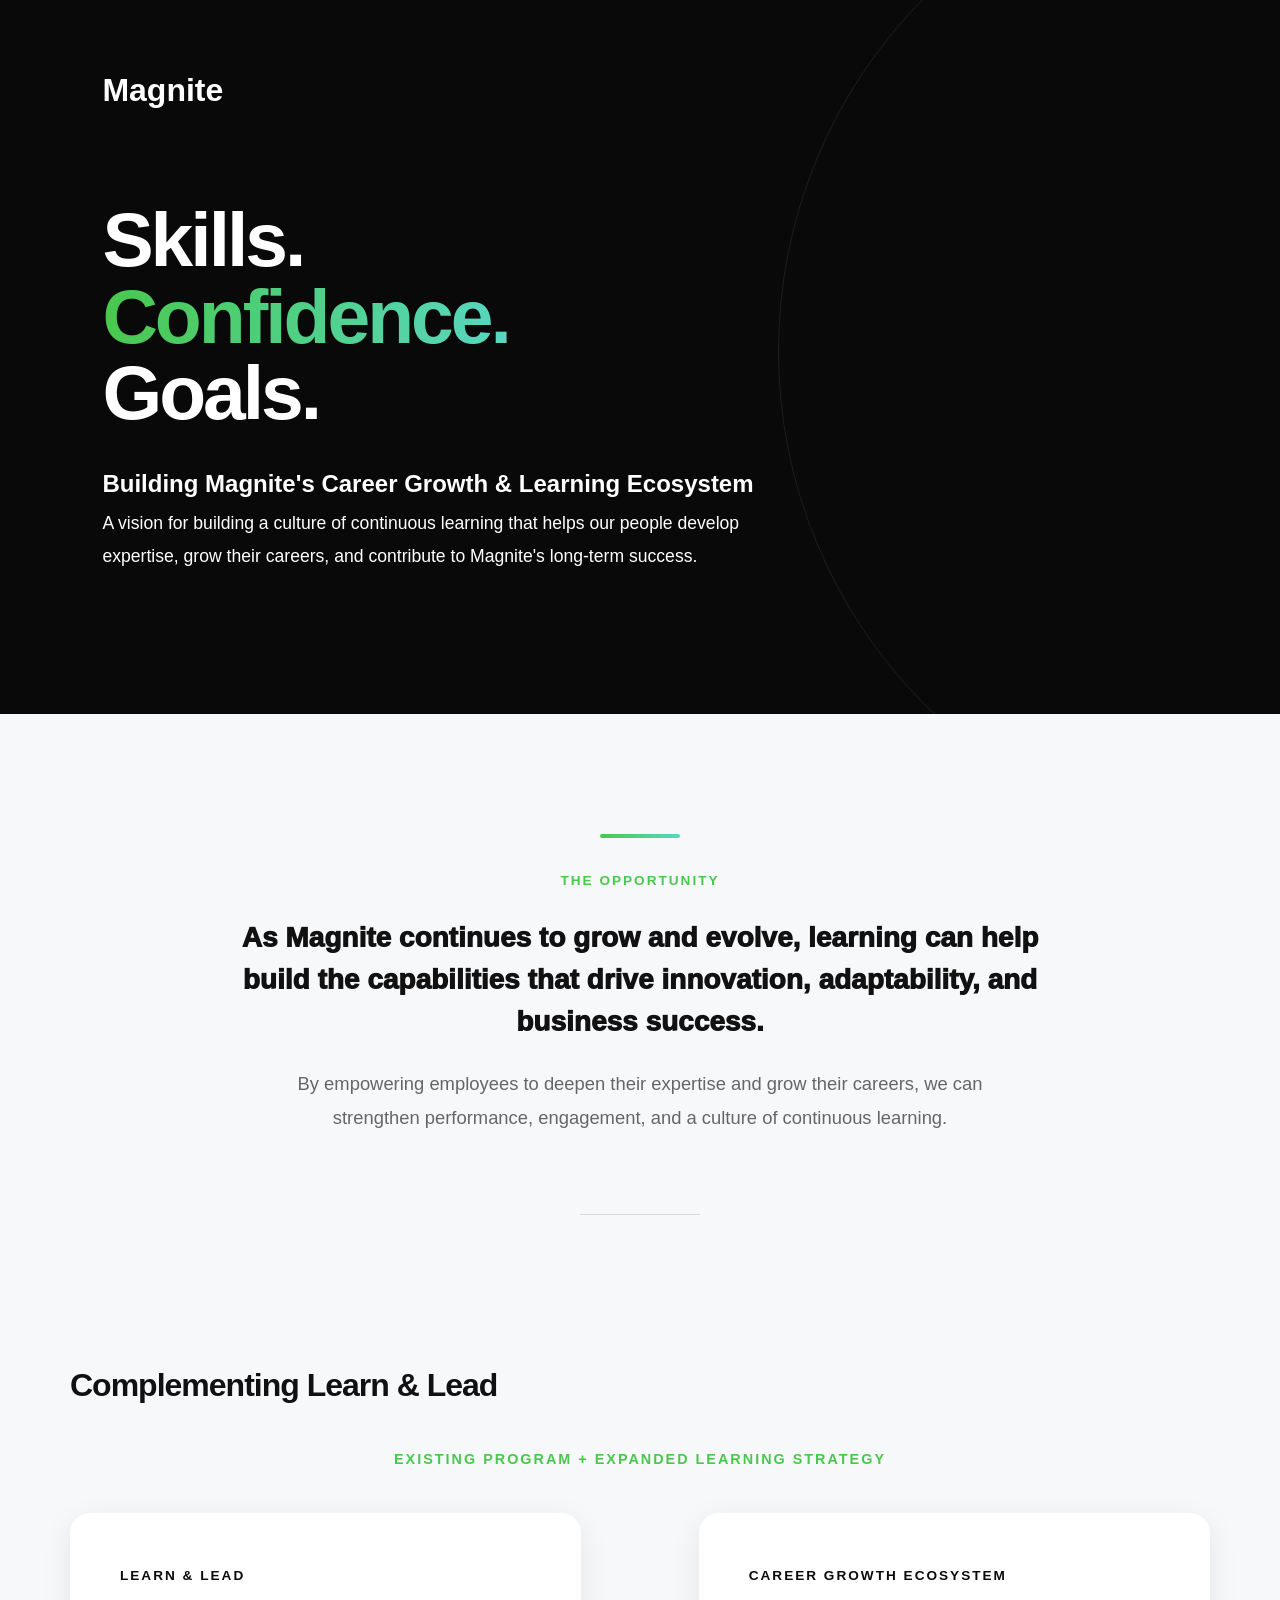
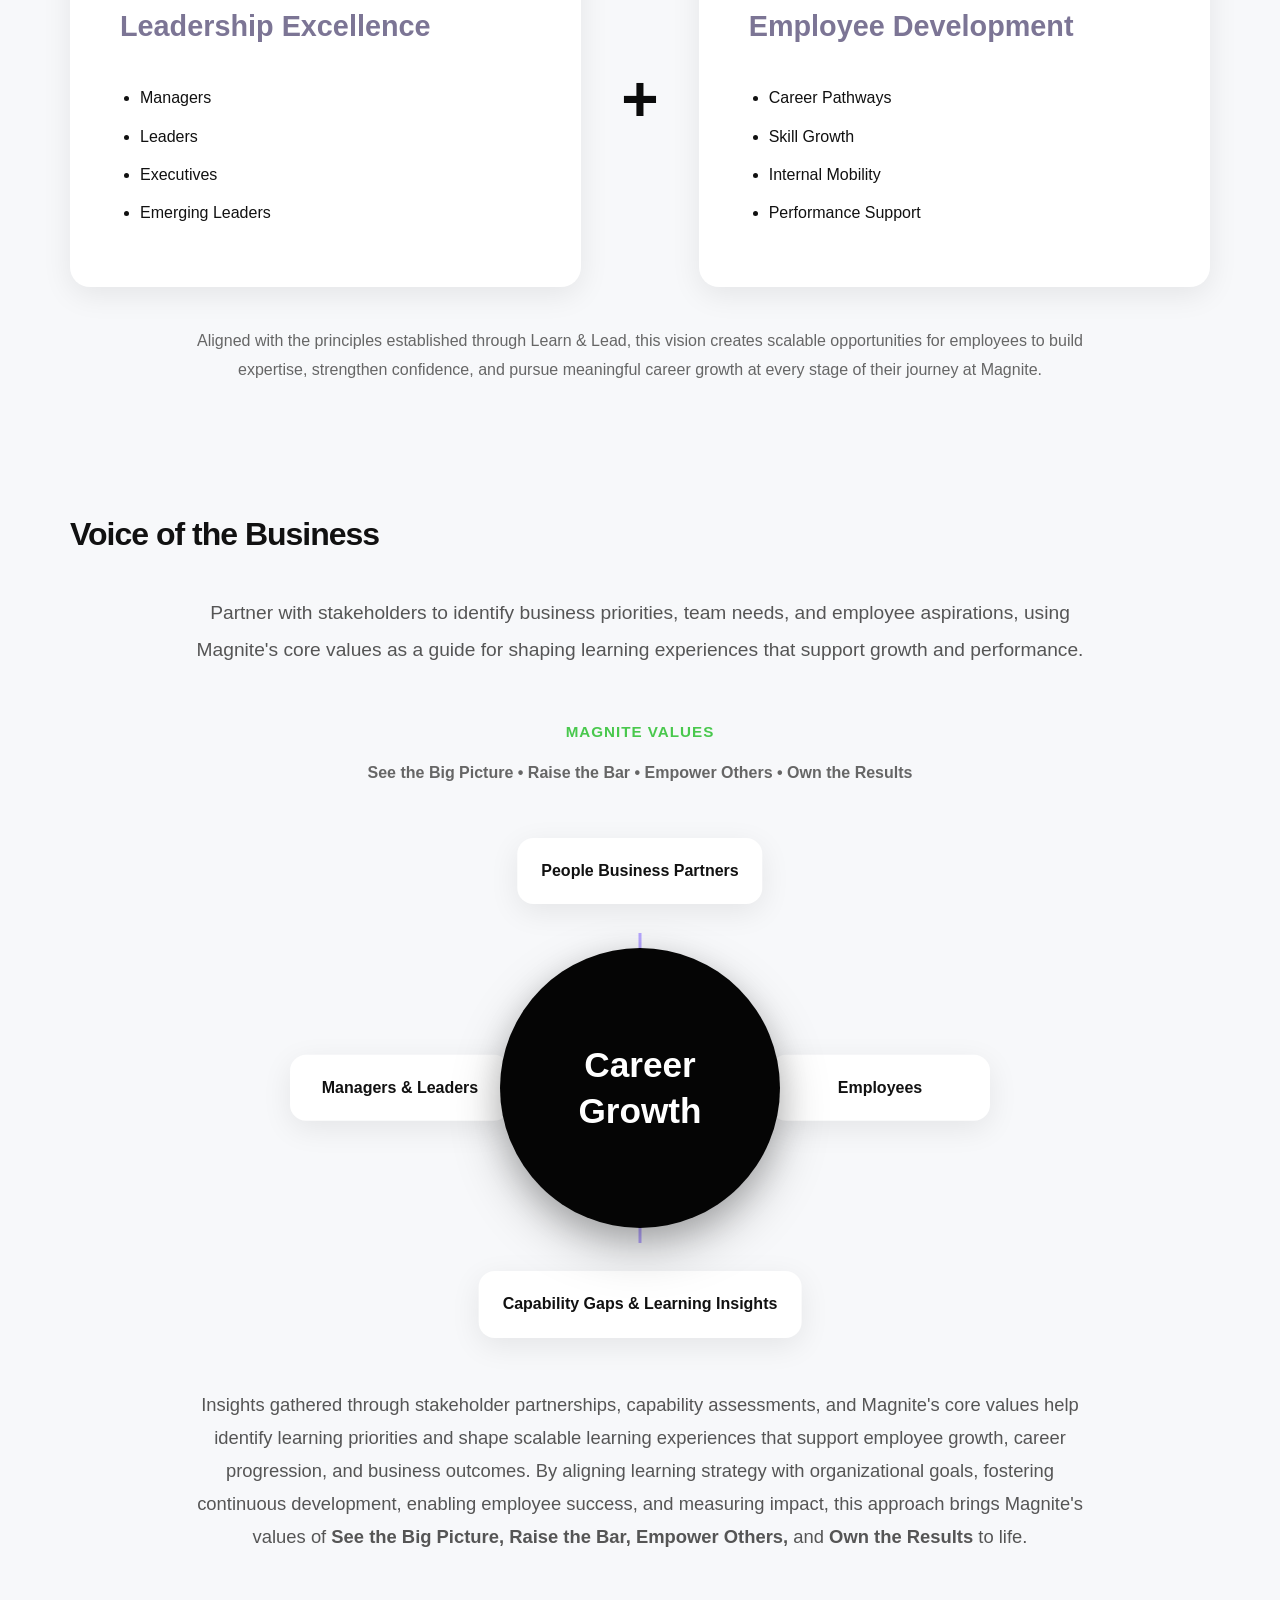
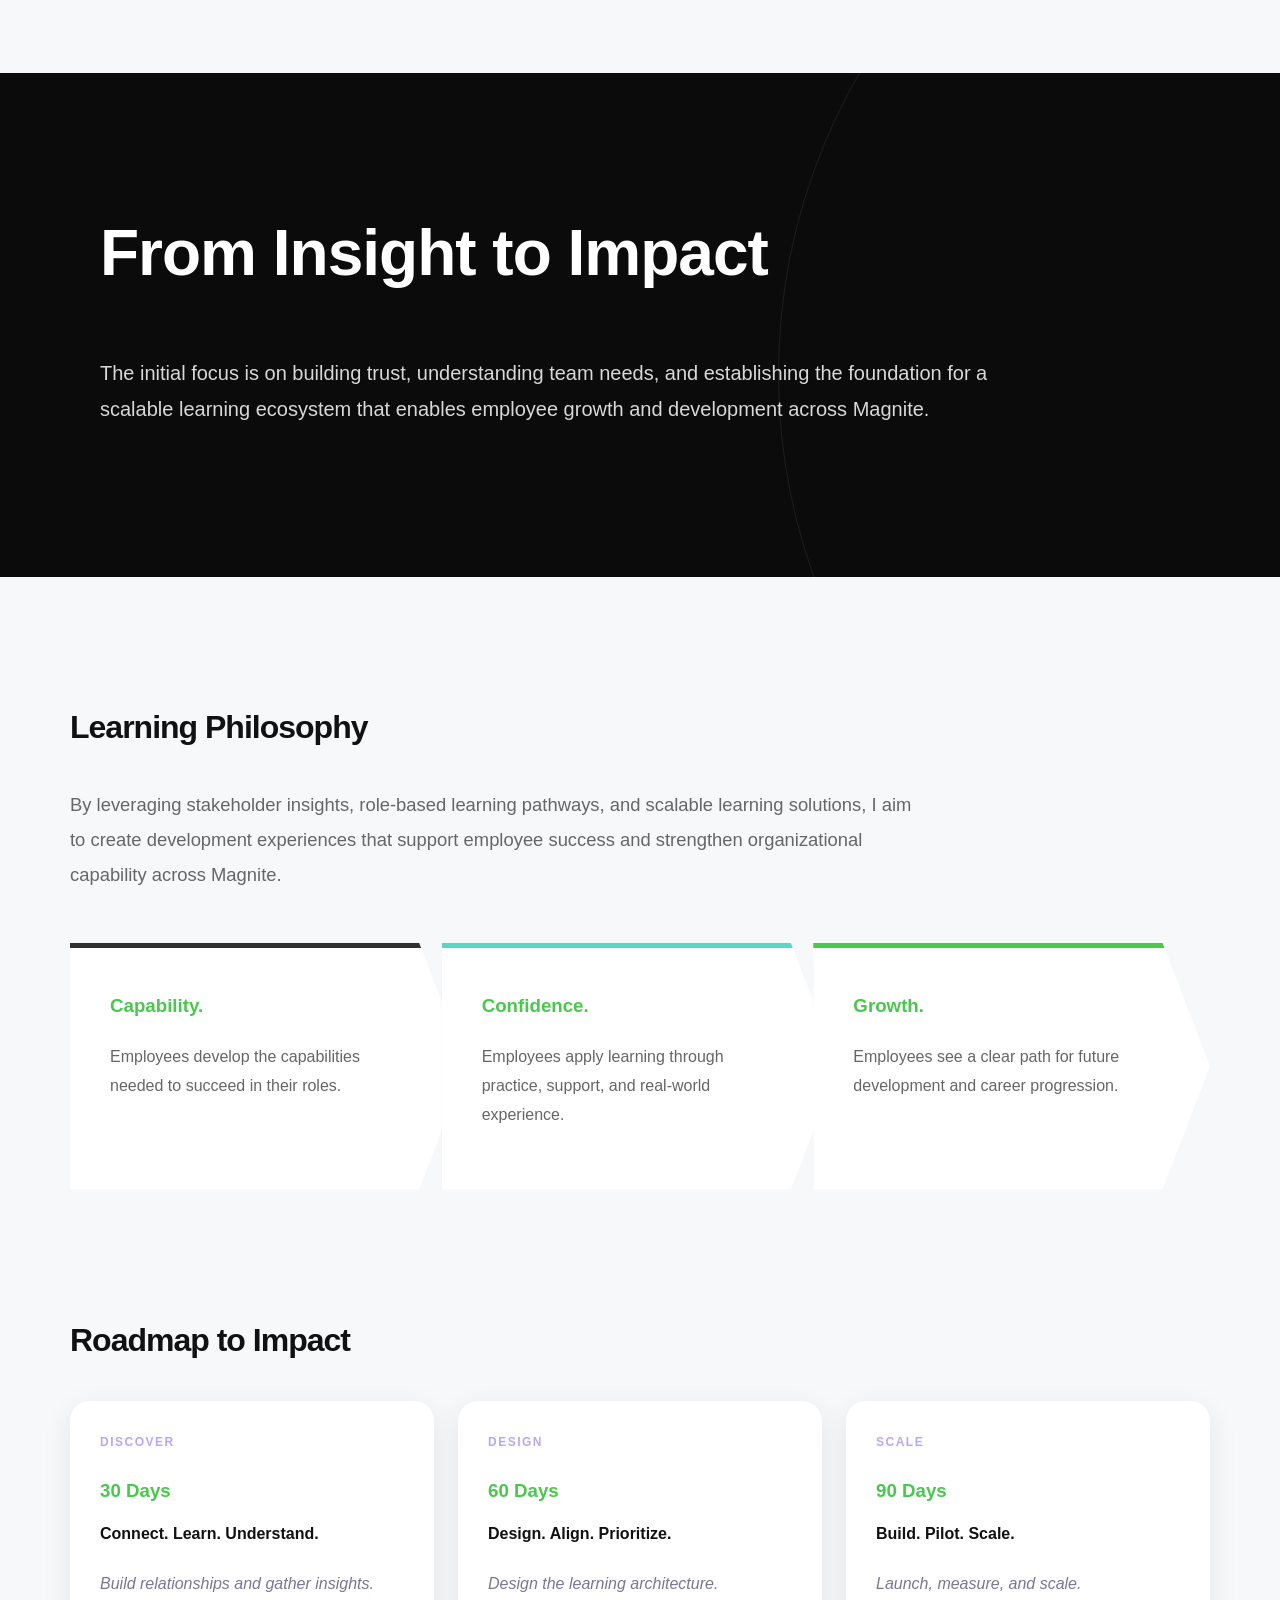
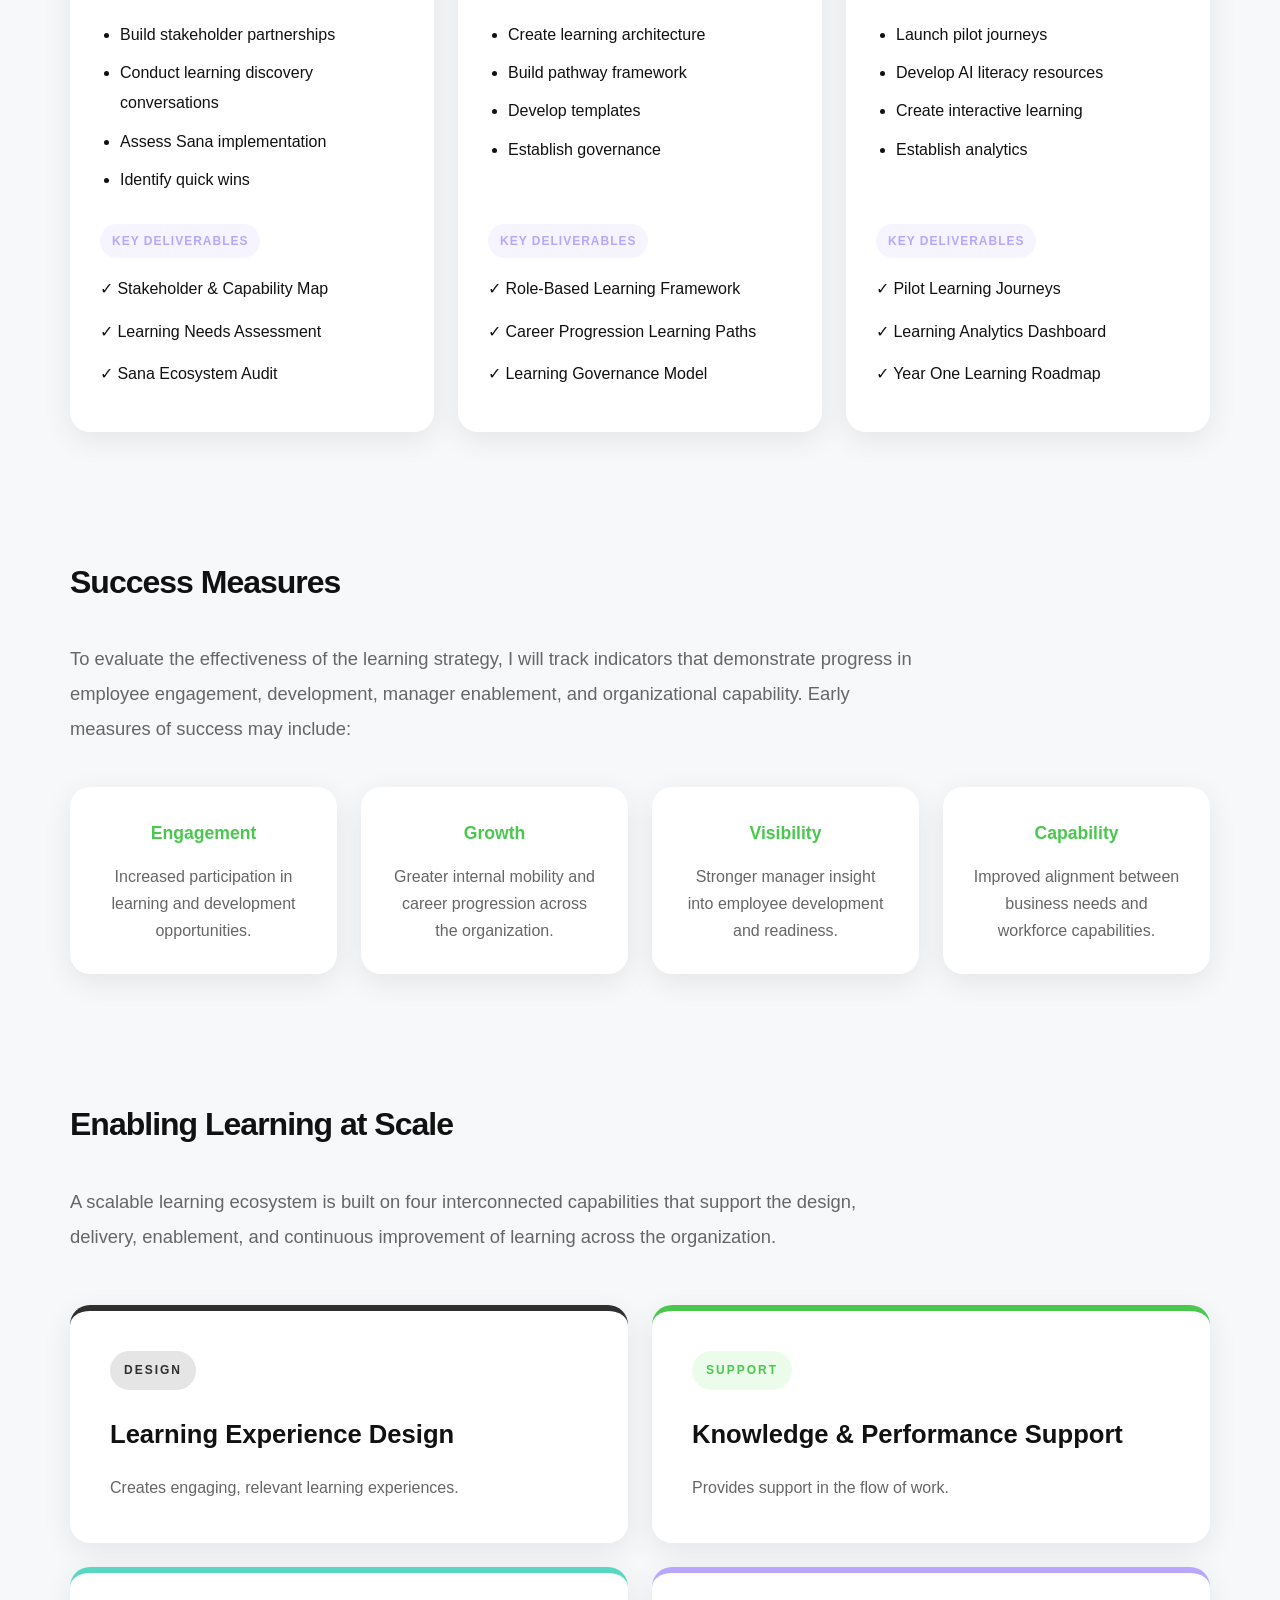
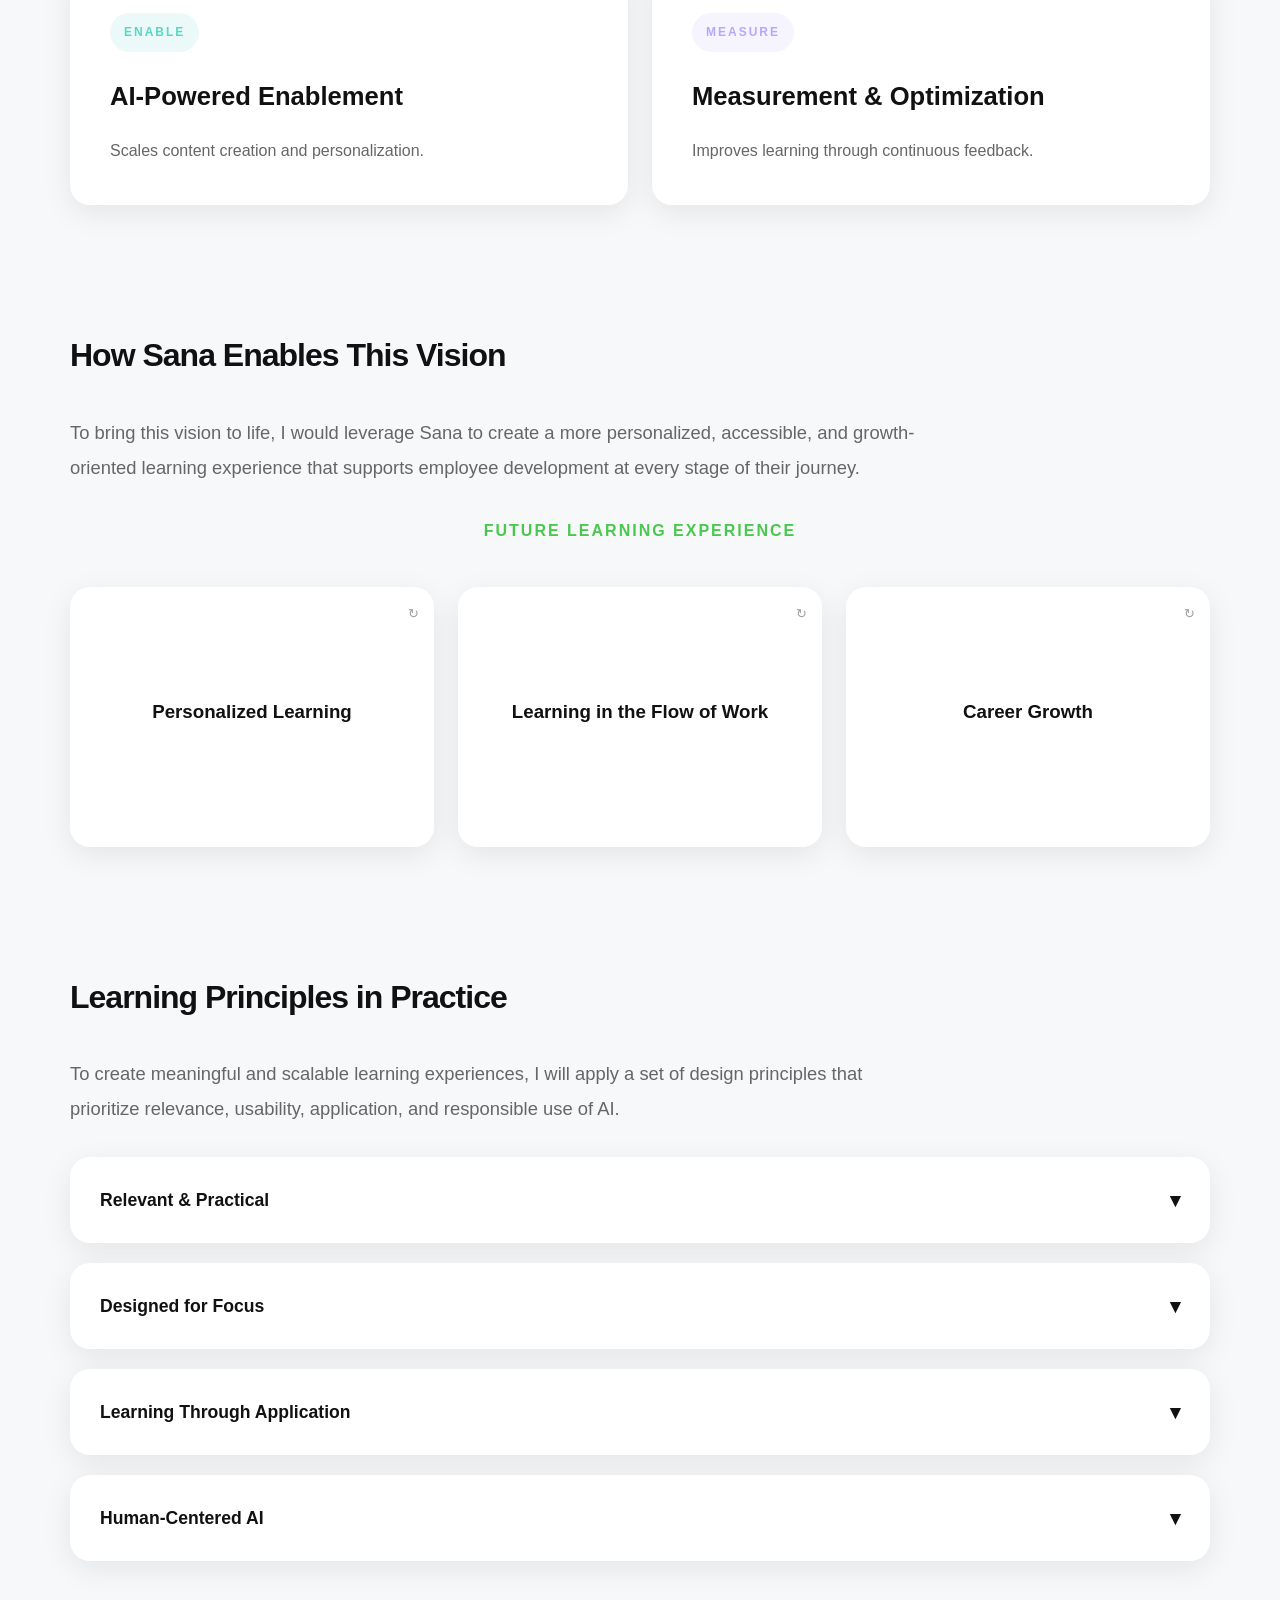
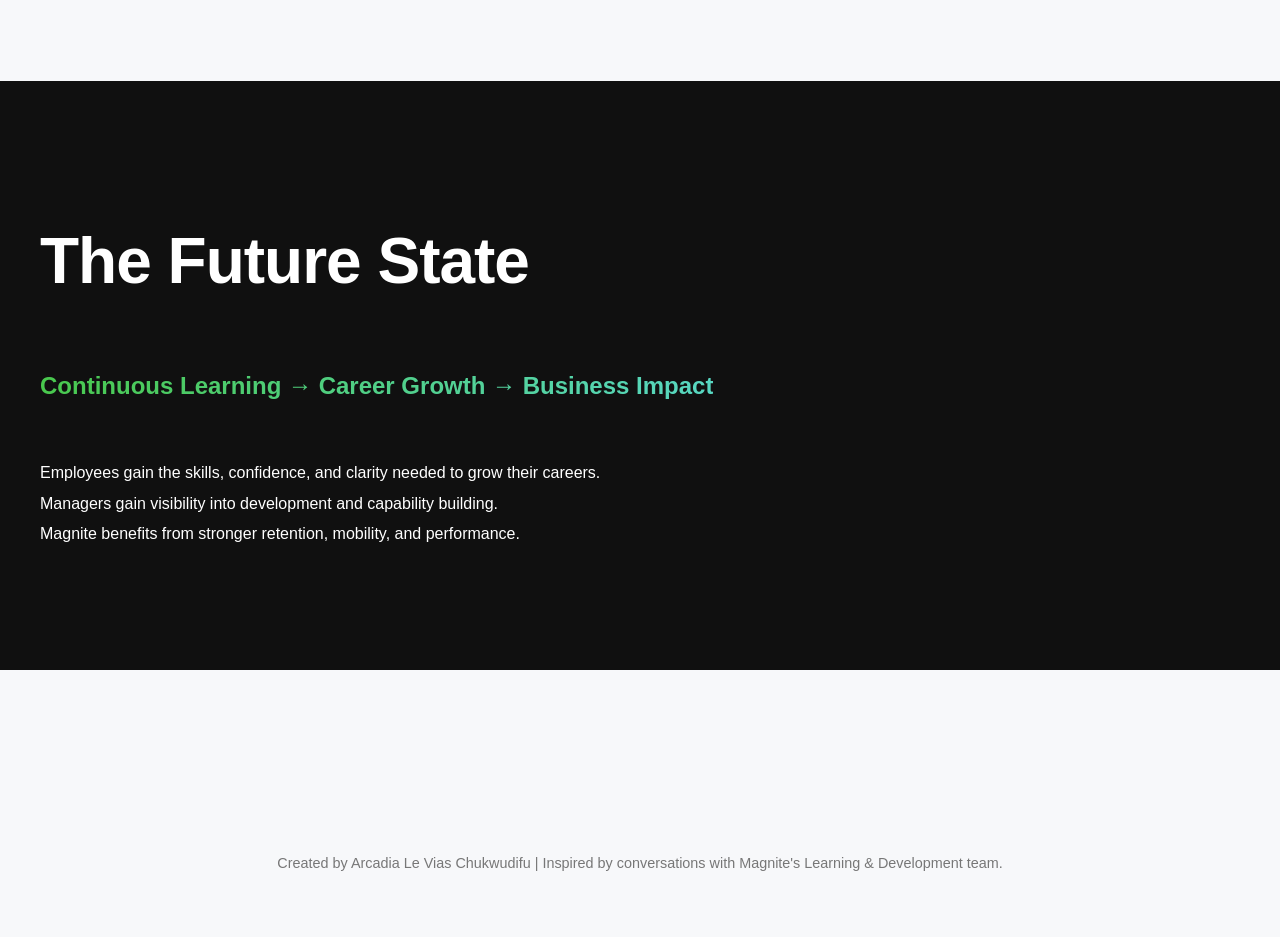
<file: index.html>
<!DOCTYPE html>
<html lang="en">
<head>
  <meta charset="UTF-8">
  <meta name="viewport" content="width=device-width, initial-scale=1.0">
  <title>Skills. Confidence. Goals.</title>

  <link rel="stylesheet" href="style.css">
  <script defer src="script.js"></script>
</head>

<body>

<header class="hero">

  <div class="logo">
    Magnite
  </div>

  <div class="hero-content">

    <h1>
      Skills.<br>
      <span class="green">Confidence.</span><br>
      Goals.
    </h1>

    <p class="tagline">
      Building Magnite's Career Growth & Learning Ecosystem
    </p>

    <p class="subtitle">
     A vision for building a culture of continuous learning that helps our people develop expertise, grow their careers, and contribute to Magnite's long-term success.
    </p>

  </div>

</header>

<section class="opportunity">

  <div class="opportunity-line"></div>

  <p class="opportunity-label">
    The Opportunity
  </p>

  <p class="opportunity-statement">
  As Magnite continues to grow and evolve, learning can help build the capabilities that drive innovation, adaptability, and business success.
  </p>

  <p class="opportunity-support">
   By empowering employees to deepen their expertise and grow their careers, we can strengthen performance, engagement, and a culture of continuous learning.
  </p>

</section>

<section>

  <h2>Complementing Learn & Lead</h2>

  <p class="section-kicker">
    Existing Program + Expanded Learning Strategy
  </p>

  <div class="learn-lead-grid">

    <div class="learn-lead-card">

      <h3>Learn & Lead</h3>

      <p class="learn-lead-subtitle">
      Leadership Excellence
      </p>

      <ul>
        <li>Managers</li>
        <li>Leaders</li>
        <li>Executives</li>
 <li>Emerging Leaders</li>
      </ul>

    </div>

    <div class="learn-lead-plus">
     +
    </div>

    <div class="learn-lead-card">

      <h3>Career Growth Ecosystem</h3>

      <p class="learn-lead-subtitle">
        Employee Development
      </p>

      <ul>
        <li>Career Pathways</li>
        <li>Skill Growth</li>
        <li>Internal Mobility</li>
        <li>Performance Support</li>
      </ul>

    </div>

  </div>

  <p class="learn-lead-summary">
    Aligned with the principles established through Learn & Lead, this vision creates scalable opportunities for employees to build expertise, strengthen confidence, and pursue meaningful career growth at every stage of their journey at Magnite.
  </p>

</section>
<section>

  <h2>Voice of the Business</h2>

  <p class="voice-intro">
    Partner with stakeholders to identify business priorities, team needs, and employee aspirations, using Magnite's core values as a guide for shaping learning experiences that support growth and performance.

  </p>

  <div class="values-banner">

    <h3>Magnite Values</h3>

    <p>
      See the Big Picture • Raise the Bar • Empower Others • Own the Results
    </p>

  </div>

  <div class="ecosystem-container">

    <!-- CONNECTOR LINES -->

    <div class="connector connector-top"></div>
    <div class="connector connector-left"></div>
    <div class="connector connector-right"></div>
    <div class="connector connector-bottom"></div>

    <!-- STAKEHOLDERS -->

    <div class="ecosystem-node top">
      People Business Partners
    </div>

    <div class="ecosystem-node left">
      Managers & Leaders
    </div>

    <div class="ecosystem-node right">
      Employees
    </div>

    <div class="ecosystem-node bottom">
      Capability Gaps & Learning Insights
    </div>

    <!-- CENTER -->

    <div class="ecosystem-center">

      <div class="ecosystem-title">
       Career<br>
        Growth
      </div>

    </div>

  </div>

  <p class="voice-text">
   Insights gathered through stakeholder partnerships, capability assessments, and Magnite's core values help identify learning priorities and shape scalable learning experiences that support employee growth, career progression, and business outcomes. By aligning learning strategy with organizational goals, fostering continuous development, enabling employee success, and measuring impact, this approach brings Magnite's values of <b>See the Big Picture, Raise the Bar, Empower Others, </b>and <b>Own the Results </b> to life.

  </p>

</section>

<section class="impact-banner">

  <div class="impact-content">

    <h2>From Insight to Impact</h2>

    <p class="section-intro">
      The initial focus is on building trust, understanding team needs, and establishing the foundation for a scalable learning ecosystem that enables employee growth and development across Magnite.

    </p>

  </div>

</section>
<section>

  <h2>Learning Philosophy</h2>

  <p class="section-intro">
 By leveraging stakeholder insights, role-based learning pathways, and scalable learning solutions, I aim to create development experiences that support employee success and strengthen organizational capability across Magnite.

  </p>

  <div class="philosophy-flow">

    <div class="philosophy-card">

      <h3>Capability.</h3>

      <p>
        Employees develop the capabilities needed to succeed in their roles.
      </p>

    </div>

    <div class="philosophy-card">

      <h3>Confidence.</h3>

      <p>
        Employees apply learning through practice, support, and real-world experience.
      </p>

    </div>

    <div class="philosophy-card">

      <h3>Growth.</h3>

      <p>
        Employees see a clear path for future development and career progression.
      </p>


    </div>

  </div>

</section>
<section>

  <h2>Roadmap to Impact</h2>

  <div class="three-column">


    <!-- 30 DAYS -->

    <div class="phase">
<div class="phase-label design">
DISCOVER
</div>

      <h3>30 Days</h3>

      <h4>Connect. Learn. Understand.</h4>

      <p class="phase-summary">
        Build relationships and gather insights.
      </p>

      <ul>
        <li>Build stakeholder partnerships</li>
        <li>Conduct learning discovery conversations</li>
        <li>Assess Sana implementation</li>
        <li>Identify quick wins</li>
      </ul>

      <div class="phase-outcome">

       <h5 class="deliverables-heading">
  Key Deliverables
</h5>

        <ul class="deliverables-list">
          <li>✓ Stakeholder & Capability Map</li>
          <li>✓ Learning Needs Assessment</li>
          <li>✓ Sana Ecosystem Audit</li>
        </ul>

      </div>

    </div>

    <!-- 60 DAYS -->

    <div class="phase">
<div class="phase-label design">
DESIGN
</div>

      <h3>60 Days</h3>

      <h4>Design. Align. Prioritize.</h4>

      <p class="phase-summary">
        Design the learning architecture.
      </p>

      <ul>
        <li>Create learning architecture</li>
        <li>Build pathway framework</li>
        <li>Develop templates</li>
        <li>Establish governance</li>
      </ul>

      <div class="phase-outcome">

    <h5 class="deliverables-heading">
  Key Deliverables
</h5>

        <ul class="deliverables-list">
          <li>✓ Role-Based Learning Framework</li>
          <li>✓ Career Progression Learning Paths</li>
          <li>✓ Learning Governance Model</li>
        </ul>

      </div>

    </div>

    <!-- 90 DAYS -->

    <div class="phase">
<div class="phase-label design">
SCALE
</div>

      <h3>90 Days</h3>

      <h4>Build. Pilot. Scale.</h4>

      <p class="phase-summary">
        Launch, measure, and scale.
      </p>

      <ul>
        <li>Launch pilot journeys</li>
        <li>Develop AI literacy resources</li>
        <li>Create interactive learning</li>
        <li>Establish analytics</li>
      </ul>

      <div class="phase-outcome">

       <h5 class="deliverables-heading">
  Key Deliverables
</h5>

        <ul class="deliverables-list">
          <li>✓ Pilot Learning Journeys</li>
          <li>✓ Learning Analytics Dashboard</li>
          <li>✓ Year One Learning Roadmap</li>
        </ul>

      </div>

    </div>

  </div>

</section>

<section class="success-measures">

  <h2>Success Measures</h2>

  <p class="section-intro">
   To evaluate the effectiveness of the learning strategy, I will track indicators that demonstrate progress in employee engagement, development, manager enablement, and organizational capability. Early measures of success may include:

  </p>

  <div class="success-grid">

    <div class="success-card">
      <h3>Engagement</h3>
      <p>Increased participation in learning and development opportunities.</p>
    </div>

    <div class="success-card">
      <h3>Growth</h3>
      <p>Greater internal mobility and career progression across the organization.</p>
    </div>

    <div class="success-card">
      <h3>Visibility</h3>
      <p>Stronger manager insight into employee development and readiness.</p>
    </div>

    <div class="success-card">
      <h3>Capability</h3>
      <p>Improved alignment between business needs and workforce capabilities.</p>
    </div>

  </div>

</section>
<section>

  <h2>Enabling Learning at Scale</h2>

  <p class="section-intro">
    A scalable learning ecosystem is built on four interconnected capabilities that support the design, delivery, enablement, and continuous improvement of learning across the organization.
  </p>

 <div class="scale-framework">

  <!-- DESIGN -->

  <div class="framework-card charcoal">

    <div class="framework-label">
      DESIGN
    </div>

    <h3>Learning Experience Design</h3>

    <p>
      Creates engaging, relevant learning experiences.
    </p>

  </div>

  <!-- SUPPORT -->

  <div class="framework-card support">

    <div class="framework-label">
      SUPPORT
    </div>

    <h3>Knowledge & Performance Support</h3>

    <p>
      Provides support in the flow of work.
    </p>

  </div>

  <!-- ENABLE -->

  <div class="framework-card teal">

    <div class="framework-label">
      ENABLE
    </div>

    <h3>AI-Powered Enablement</h3>

    <p>
      Scales content creation and personalization.
    </p>

  </div>

  <!-- MEASURE -->

  <div class="framework-card lavender">

    <div class="framework-label">
      MEASURE
    </div>

    <h3>Measurement & Optimization</h3>

    <p>
      Improves learning through continuous feedback.
    </p>

  </div>

</div>
</section>

<section>

  <h2>How Sana Enables This Vision</h2>

  <p class="section-intro">
  To bring this vision to life, I would leverage Sana to create a more personalized, accessible, and growth-oriented learning experience that supports employee development at every stage of their journey.
  </p>

  <h3 class="future-experience-title">
    Future Learning Experience
  </h3>

  <div class="three-column">

    <div class="flip-card">
      <div class="flip-card-inner">

        <div class="flip-card-front">
          <div class="flip-hint">
            ↻
          </div>
          <h3>Personalized Learning</h3>
        </div>

        <div class="flip-card-back">
          <p>AI-powered recommendations</p>
          <p>Role-based pathways</p>
          <p>Curated learning experiences</p>
        </div>

      </div>
    </div>

    <div class="flip-card">
      <div class="flip-card-inner">

        <div class="flip-card-front">
          <div class="flip-hint">
            ↻
          </div>
          <h3>Learning in the Flow of Work</h3>
        </div>

        <div class="flip-card-back">
          <p>Performance support</p>
          <p>Knowledge resources</p>
          <p>Just-in-time learning</p>
        </div>

      </div>
    </div>

    <div class="flip-card">
      <div class="flip-card-inner">

        <div class="flip-card-front">
          <div class="flip-hint">
            ↻
          </div>
          <h3>Career Growth</h3>
        </div>

        <div class="flip-card-back">
          <p>Internal mobility</p>
          <p>Development pathways</p>
          <p>Future-ready skills</p>
        </div>

      </div>
    </div>

  </div>

</section>
<section>

<h2>Learning Principles in Practice</h2>

<p class="section-intro"> To create meaningful and scalable learning experiences, I will apply a set of design principles that prioritize relevance, usability, application, and responsible use of AI.
  </p>

<details>
<summary>Relevant & Practical</summary>
<p>
Learning should connect directly to employees' work, making it immediately useful and applicable.
</p>
</details>

<details>
<summary>Designed for Focus</summary>
<p>
Content should be organized, easy to navigate,
and delivered in manageable pieces that reduce unnecessary complexity.
</p>
</details>

<details>
<summary>Learning Through Application</summary>
<p>
Employees learn best when they practice, reflect, and apply new knowledge in realistic contexts.
</p>
</details>

<details>
<summary>Human-Centered AI</summary>
<p>
AI can accelerate content creation and personalization while maintaining instructional quality and business relevance.
</p>
</details>

</section>

<section class="vision">

  <div class="vision-content">

    <h2>The Future State</h2>

    <p class="vision-lead">
      Continuous Learning → Career Growth → Business Impact
    </p>

    <p class="vision-body">
     Employees gain the skills, confidence, and clarity needed to grow their careers.</p>

<p> Managers gain visibility into development and capability building. </p>

<p>Magnite benefits from stronger retention, mobility, and performance.
    </p>

  </div>

</section>

<footer>

Created by Arcadia Le Vias Chukwudifu | Inspired by conversations with Magnite's Learning & Development team.
</footer>

</body>
</html>
</file>
<file: style.css>
/*
========================================
GLOBAL STYLES
========================================
*/

:root{
  --bg-dark:#090909;
  --bg-light:#f7f8fa;
  --card:#ffffff;

  --green:#49C84D;
  --green-secondary:#58D7C2;

  --teal:#58D7C2;

  --lavender:#B7A7FF;

  --text:#111111;
  --text-light:#666;
  --text-soft:#555;

  --border:#e8e8e8;

  --shadow:0 8px 30px rgba(0,0,0,.08);
}

*{
margin:0;
padding:0;
box-sizing:border-box;
}

html{
scroll-behavior:smooth;
}

body{
font-family:-apple-system,BlinkMacSystemFont,"Segoe UI",Roboto,sans-serif;
background:var(--bg-light);
color:var(--text);
line-height:1.9;
}

/*
========================================
LAYOUT
========================================
*/

section{
max-width:1200px;
margin:120px auto;
padding:0 30px;
}

h2{
font-size:2rem;
margin-bottom:30px;
letter-spacing:-1px;
}

h3{
margin-bottom:10px;
}

ul{
padding-left:20px;
}

li{
margin-bottom:8px;
}

/*
========================================
HERO
========================================
*/

.hero::after{
content:"";
position:absolute;
width:1000px;
height:1000px;
right:-500px;
top:-150px;
border:1px solid rgba(255,255,255,.08);
border-radius:50%;
}

.hero-content{
  max-width:800px;
}
.hero-content{
  padding-top:20px;
}

.hero{
  background:var(--bg-dark);
  color:white;

  padding:60px 8vw 140px;

  position:relative;
  overflow:hidden;
}

.logo{
font-size:2rem;
font-weight:700;
margin-bottom:60px;
}

.hero h1{
  font-size:clamp(3.5rem,6vw,5.5rem);
  line-height:1;
  font-weight:800;
  letter-spacing:-3px;
}

.green{
background:linear-gradient(
90deg,
var(--green),
var(--green-secondary)
);

-webkit-background-clip:text;
-webkit-text-fill-color:transparent;
background-clip:text;
}

.tagline{
margin-top:30px;
font-size:1.5rem;
font-weight:600;
}

.subtitle{
  max-width:700px;
  font-size:1.1rem;
}

/*
========================================
QUOTE
========================================
*/

.quote{
background:var(--card);
border-radius:20px;
box-shadow:var(--shadow);
padding:40px;
margin-top:-50px;
position:relative;
z-index:2;
}

.quote p{
font-size:1.25rem;
line-height:1.8;
}
/*
========================================
THE OPPORTUNITY
========================================
*/

.opportunity{
  max-width:1000px;
  margin:120px auto 140px;
  text-align:center;
}

.opportunity-line{
  width:80px;
  height:4px;

  background:linear-gradient(
    90deg,
    var(--green),
    var(--green-secondary)
  );

  margin:0 auto 30px;

  border-radius:999px;
}

.opportunity-label{
  color:#49C84D;

  font-size:.85rem;
  font-weight:700;

  letter-spacing:2px;
  text-transform:uppercase;

  margin-bottom:24px;
}

.opportunity-statement{
  font-size:1.75rem;
  font-weight:950;

  line-height:1.5;

  max-width:850px;
  margin:0 auto 24px;
}

.opportunity-support{
  font-size:1.15rem;

  color:var(--text-light);

  max-width:750px;
  margin:0 auto;

  line-height:1.8;
}

.opportunity::after{
  content:"";

  display:block;

  width:120px;
  height:1px;

  background:#d9d9d9;

  margin:80px auto 0;
}

/*
========================================
COMPLEMENTING LEARN & LEAD
========================================
*/

.section-kicker{
  text-align:center;

  color:#49C84D;

  font-size:.9rem;
  font-weight:700;

  letter-spacing:2px;
  text-transform:uppercase;

  margin-bottom:40px;
}

.learn-lead-grid{
  display:grid;
  grid-template-columns:1fr auto 1fr;
  gap:40px;
  align-items:center;
  margin-top:40px;
}

.learn-lead-card{
  background:var(--card);
  border-radius:20px;
  padding:50px;
  box-shadow:var(--shadow);

  display:flex;
  flex-direction:column;
}

.learn-lead-card h3{
  color:#0B0B0B;

  font-size:.85rem;
  font-weight:700;

  letter-spacing:2px;
  text-transform: uppercase;

  margin-bottom:20px;
}

.learn-lead-subtitle{
  color:#7C7595;

  font-size:1.8rem;
  font-weight:700;

  line-height:1.2;

  margin-bottom:40px;
}

.learn-lead-plus{
  font-size:4rem;
  font-weight:700;

  color:#0B0B0B;

  text-transform:uppercase;
}

.learn-lead-summary{
  max-width:900px;
  margin:40px auto 0;
  text-align:center;
  color:var(--text-light);
  line-height:1.8;
}

@media(max-width:900px){

  .learn-lead-grid{
    grid-template-columns:1fr;
    gap:24px;
  }

  .learn-lead-plus{
    text-align:center;
  }
}
/*
========================================
COMMON CONTENT
========================================
*/

.section-intro{
max-width:850px;
margin-bottom:30px;
color:var(--text-light);
font-size:1.15rem;
}

.card p + p{
margin-top:18px;
}

/*
========================================
VOICE OF THE BUSINESS
========================================
*/

.voice-intro{
text-align:center;
max-width:900px;
margin:0 auto 50px;
color:var(--text-soft);
font-size:1.2rem;
}

.voice-text{
text-align:center;
max-width:900px;
margin:40px auto;
color:var(--text-soft);
line-height:1.8;
}

.values-banner p{
  font-size:1rem;
}

.voice-text{
  font-size:1.15rem;
}

/*
========================================
ECOSYSTEM DIAGRAM
========================================
*/

.ecosystem-container{
  position:relative;
  width:700px;
  height:500px;
  margin:50px auto;
  z-index:1;
}

/*
========================================
CENTER HUB
========================================
*/

.ecosystem-center{
  position:absolute;

  top:50%;
  left:50%;

  transform:translate(-50%, -50%);

  width:280px;
  height:280px;

  border-radius:50%;

  background:#050505;

  color:white;

  display:flex;
  align-items:center;
  justify-content:center;

  box-shadow:
    0 20px 50px rgba(0,0,0,.25),
    0 10px 30px rgba(0,0,0,.15);
}

.ecosystem-title{
  text-align:center;
  font-size:2.2rem;
  font-weight:700;
  line-height:1.3;
  color:white;
}

/*
========================================
STAKEHOLDER NODES
========================================
*/

.ecosystem-node{
  position:absolute;

  background:var(--card);

  padding:18px 24px;

  border-radius:16px;

  box-shadow:var(--shadow);

  font-weight:600;

  text-align:center;

  min-width:220px;
}

.ecosystem-node.top{
  top:0;
  left:50%;
  transform:translateX(-50%);
}

.ecosystem-node.left{
  left:0;
  top:50%;
  transform:translateY(-50%);
}

.ecosystem-node.right{
  right:0;
  top:50%;
  transform:translateY(-50%);
}

.ecosystem-node.bottom{
  bottom:0;
  left:50%;
  transform:translateX(-50%);
}

/*
========================================
CONNECTORS
========================================
*/

.connector{
  position:absolute;

  background:#B7A7FF;
}

.connector-top{
  width:3px;
  height:90px;

  top:95px;
  left:50%;

  transform:translateX(-50%);
}

.connector-bottom{
  width:3px;
  height:90px;

  bottom:95px;
  left:50%;

  transform:translateX(-50%);
}

.connector-left{
  width:90px;
  height:3px;

  left:135px;
  top:50%;

  transform:translateY(-50%);
}

.connector-right{
  width:90px;
  height:3px;

  right:135px;
  top:50%;

  transform:translateY(-50%);
}

/*
========================================
MAGNITE VALUES
========================================
*/


.values-banner{
  max-width:900px;
  margin:0 auto 50px;
  text-align:center;
}

.values-banner h3{
  color:#49C84D;

  margin-bottom:12px;

  text-transform:uppercase;
  letter-spacing:1px;

  font-size:.95rem;
  font-weight:700;
}

.values-banner p{
  color:var(--text-light);

  font-weight:600;

  line-height:1.8;

  max-width:800px;
  margin:0 auto;
}

/*
========================================
IMPACT BANNER
========================================
*/

.impact-banner{
  background:#0b0b0b;
  color:white;

  position:relative;
  overflow:hidden;

  width:100vw;
  max-width:none;

  margin-left:calc(50% - 50vw);
  margin-right:calc(50% - 50vw);
}

.impact-banner::after{
content:"";
position:absolute;

width:1200px;
height:1200px;

right:-700px;
top:-300px;

border:1px solid rgba(255,255,255,.08);
border-radius:50%;
}

.impact-content{
  max-width:1200px;
  margin:0 auto;
  padding:0 60px;
}

.impact-banner h2{
  font-size:4rem;
  margin-bottom:40px;
}

.impact-banner .section-intro{
color:#d8d8d8;
font-size:1.25rem;
line-height:1.8;
max-width:900px;
}

/*
========================================
LEARNING PHILOSOPHY
========================================
*/

.philosophy-flow{
  display:flex;
  align-items:stretch;

  margin-top:50px;
}

.philosophy-card{
  position:relative;

  flex:1;

  background:white;

  padding:40px;

  box-shadow:var(--shadow);

  z-index:1;
}

/*
========================================
LEARNING PHILOSOPHY
========================================
*/

.philosophy-flow{
  display:flex;
  align-items:stretch;

  margin-top:50px;
}

.philosophy-card{
  flex:1;

  background:white;

  padding:40px 50px 40px 40px;

  box-shadow:var(--shadow);

  position:relative;

  clip-path:polygon(
    0 0,
    88% 0,
    100% 50%,
    88% 100%,
    0 100%
  );

  transition:.3s ease;
}

.philosophy-card:hover{
  transform:translateY(-5px);
}

/* Slight overlap */

.philosophy-card:nth-child(2){
  margin-left:-25px;
}

.philosophy-card:nth-child(3){
  margin-left:-25px;
}

/* Progression colors */

.philosophy-card:nth-child(1){
  border-top:5px solid #2F2F2F;
}

.philosophy-card:nth-child(2){
  border-top:5px solid var(--teal);
}

.philosophy-card:nth-child(3){
  border-top:5px solid var(--green);
}

.philosophy-card h3{
  color:#49C84D;

  margin-bottom:20px;
}

.philosophy-card p{
  color:var(--text-light);

  margin-bottom:20px;

  line-height:1.8;
}

.philosophy-card ul{
  padding-left:20px;
}

.philosophy-card li{
  margin-bottom:8px;
}

/* Mobile */

@media(max-width:900px){

  .philosophy-flow{
    flex-direction:column;
    gap:20px;
  }

  .philosophy-card{
    clip-path:none;
    border-radius:20px;
    margin-left:0 !important;
  }

}

/*
========================================
ROADMAP
========================================
*/

.roadmap-intro{
  max-width:900px;
  margin:0 auto 40px;
  text-align:center;
  color:var(--text-light);
}

.roadmap-flow{
  display:flex;
  justify-content:center;
  align-items:center;
  gap:20px;
  margin-bottom:50px;
}

.flow-step{
  background:var(--card);
  padding:18px 28px;
  border-radius:999px;
  box-shadow:var(--shadow);
  font-weight:700;
  letter-spacing:1px;
}

.flow-arrow{
  color:#58D7C2;
  font-size:2rem;
  font-weight:700;
}

/*
========================================
ROADMAP PHASE LABELS
========================================
*/

.phase-label{
  display:inline-block;

  font-size:.75rem;
  font-weight:700;

  letter-spacing:1.5px;
  text-transform:uppercase;

  margin-bottom:20px;

  color:#B7A7FF;
}
/*
========================================
CARDS
========================================
*/

.card{
background:var(--card);
padding:30px;
border-radius:20px;
box-shadow:var(--shadow);
transition:.3s ease;
}

.card:hover,
.card:focus-within{
transform:translateY(-5px);
}

.card h3{
  color:#49C84D;
  font-size:1.5rem;
}

.three-column{
display:grid;
grid-template-columns:repeat(3,1fr);
gap:24px;
}

/*
========================================
PHASES
========================================
*/

.phase{
display:flex;
flex-direction:column;

background:var(--card);

border-radius:20px;
padding:30px;

box-shadow:var(--shadow);

transition:.3s ease;
}

.phase:hover,
.phase:focus-within{
transform:translateY(-5px);
}

.phase h3{
  color:#49C84D;
}

.phase h4{
margin-bottom:20px;
}

.phase-summary{
  color:#7C7595;
  margin-bottom:20px;
  font-style:italic;
}

.phase-outcome{
margin-top:auto;
padding-top:20px;
}
.phase-outcome ul{
  list-style:none;
  padding-left:0;
}

.phase-outcome li{
  margin-bottom:12px;
}

/*
========================================
Key Deliverables
========================================
*/

.deliverables-heading{
  display:inline-block;

  background:rgba(183,167,255,.12);

  color:#B7A7FF;

  padding:6px 12px;

  border-radius:999px;

  font-size:.75rem;
  font-weight:700;

  letter-spacing:1px;
  text-transform:uppercase;

  margin-bottom:16px;
}

/*
========================================
SUCCESS MEASURES
========================================
*/

.success-grid{
  display:grid;
  grid-template-columns:repeat(4,1fr);
  gap:24px;

  margin-top:40px;
}

.success-card{
  background:var(--card);

  padding:30px;

  border-radius:20px;

  box-shadow:var(--shadow);

  text-align:center;
}

.success-card h3{
  color:#49C84D;

  margin-bottom:12px;

  font-size:1.1rem;
}

.success-card p{
  color:var(--text-light);

  line-height:1.7;
}

@media(max-width:900px){

  .success-grid{
    grid-template-columns:1fr;
  }

}

/*
========================================
ENABLING LEARNING AT SCALE
========================================
*/

.scale-framework{
  display:grid;
  grid-template-columns:repeat(2,1fr);
  gap:24px;

  margin-top:50px;
}

.framework-card{
  background:var(--card);

  border-radius:20px;
  padding:40px;

  box-shadow:var(--shadow);

  transition:.3s ease;
}

.framework-card:hover{
  transform:translateY(-5px);
}

.framework-label{
  display:inline-block;

  padding:8px 14px;

  border-radius:999px;

  font-size:.75rem;
  font-weight:700;

  letter-spacing:2px;
  text-transform:uppercase;

  margin-bottom:20px;
}

.framework-card h3{
  margin-bottom:16px;

  font-size:1.6rem;
}

.framework-card p{
  color:var(--text-light);

  line-height:1.8;
}

/* DESIGN */


.framework-card.charcoal{
  border-top:6px solid #2F2F2F;
}

.framework-card.charcoal .framework-label{
  background:rgba(47,47,47,.12);
  color:#2F2F2F;
}

/* SUPPORT */

.framework-card.support{
  border-top:6px solid var(--green);
}

.framework-card.support .framework-label{
  background:rgba(103,224,90,.12);
  color:var(--green);
}

/* ENABLE */

.framework-card.teal{
  border-top:6px solid var(--teal);
}

.framework-card.teal .framework-label{
  background:rgba(88,215,194,.12);
  color:var(--teal);
}

/* MEASURE */

.framework-card.lavender{
  border-top:6px solid var(--lavender);
}

.framework-card.lavender .framework-label{
  background:rgba(183,167,255,.12);
  color:var(--lavender);
}

@media(max-width:900px){

  .scale-framework{
    grid-template-columns:1fr;
  }
}

/*
========================================
SANA VISION
========================================
*/

.future-experience-title{
  text-align:center;

  margin-bottom:40px;

  color:#49C84D;

  font-size:1rem;
  font-weight:700;

  letter-spacing:2px;
  text-transform:uppercase;
}

/*
========================================
FLIP CARDS
========================================
*/

.flip-card{
  background:transparent;
  width:100%;
  height:260px;
  perspective:1000px;
  cursor:pointer;
  -webkit-tap-highlight-color:transparent;
  touch-action:manipulation;
}

.flip-card-inner{
  position:relative;
  width:100%;
  height:100%;

  text-align:center;
  transition:transform .8s;
  transform-style:preserve-3d;
}

.flip-card.flipped .flip-card-inner{
  transform:rotateY(180deg);
}

@media (hover:hover) and (pointer:fine){
  .flip-card:hover .flip-card-inner{
    transform:rotateY(180deg);
  }

  .flip-card:hover .flip-hint{
    color:var(--green);
  }
}

.flip-card-front,
.flip-card-back{
  position:absolute;
  width:100%;
  height:100%;

  border-radius:20px;
  box-shadow:var(--shadow);
  backface-visibility:hidden;

  display:flex;
  flex-direction:column;
  justify-content:center;
  align-items:center;

  padding:30px;
}

.flip-card-front{
  background:var(--card);
}

.flip-card-front h3{
  color:var(--text);
}

.flip-card-back{
  background:#0b0b0b;
  color:white;
  transform:rotateY(180deg);
}

.flip-card-back p{
  margin-bottom:10px;
}

.flip-hint{
  position:absolute;
  top:15px;
  right:15px;

  font-size:.8rem;
  color:#888;
  opacity:.8;
}

@media (prefers-reduced-motion: reduce){
  .flip-card-inner{
    transition:none;
  }
}

/*
========================================
LEARNING SCIENCE
========================================
*/

details{
  background:var(--card);
  border-radius:20px;
  margin-bottom:20px;
  box-shadow:var(--shadow);
  overflow:hidden;
  transition:.3s ease;
}

details[open]{
  transform:translateY(-2px);
}

summary{
  cursor:pointer;

  padding:24px 30px;

  font-size:1.1rem;
  font-weight:700;

  list-style:none;

  display:flex;
  justify-content:space-between;
  align-items:center;

  transition:.3s ease;
}

summary::-webkit-details-marker{
  display:none;
}

/* Dropdown Arrow */

summary::after{
  content:"▾";
  font-size:1.25rem;
  transition:transform .3s ease;
}

details[open] summary::after{
  transform:rotate(180deg);
}

/* Gradient Header When Open */

details[open] summary{
  background:linear-gradient(
    90deg,
    var(--green),
    var(--green-secondary)
  );

  color:#111111;
}

details p{
  padding:24px 30px;
  margin:0;

  background:white;

  color:var(--text-light);

  line-height:1.7;
}

details[open] p{
  margin-top:8px;
}
summary:focus{
  outline:none;
}

details p{
  padding:24px 30px;
  margin:0;

  background:white;

  color:var(--text-light);

  line-height:1.7;
}
summary:focus-visible{
  outline:none;
}

details{
  border-left:0 solid transparent;
  transition:.3s ease;
}

details[open]{
  border-left:6px solid var(--green);
}

/*
========================================
VISION
========================================
*/

.vision{
  background:#101010;
  color:white;

  padding:100px 60px;

  width:100vw;
  max-width:none;

  margin-left:calc(50% - 50vw);
  margin-right:calc(50% - 50vw);
}

.vision-content{
  max-width:1200px;
  margin:0 auto;
}
.impact-banner,
.vision{
  padding:120px 0;
}

.vision h2{
  font-size:4rem;
  margin-bottom:40px;
}

.vision-lead{
  font-size:1.5rem;
  font-weight:700;

  margin-bottom:50px;

  background:linear-gradient(
    90deg,
    var(--green),
    var(--green-secondary)
  );

  -webkit-background-clip:text;
  -webkit-text-fill-color:transparent;
  background-clip:text;

  display:inline-block;
}

.vision-body{
  max-width:900px;
}

.vision-body p{
  font-size:1.25rem;
  line-height:1.8;

  color:#d9d9d9;

  margin-bottom:24px;
}

.vision-body p:last-child{
  margin-bottom:0;
}
/*
========================================
FOOTER
========================================
*/

footer{
text-align:center;
padding:60px 20px;
color:#777;
font-size:.9rem;
}
/*
========================================
MOBILE
========================================
*/

@media(max-width:900px){

  .hero{
    padding:60px 30px;
  }

  .hero h1{
    font-size:4rem;
  }

  .three-column{
    grid-template-columns:1fr;
  }

  .toolkit{
    grid-template-columns:1fr;
  }

  .journey,
  .journey-line{
    flex-direction:column;
  }

  .roadmap-flow{
    flex-direction:column;
  }

  .flow-arrow{
    transform:rotate(90deg);
  }

  /* VOICE OF THE BUSINESS - MOBILE */
  .ecosystem-container{
  position:relative;
  width:100%;
  max-width:420px;
  height:auto;
  margin:40px auto 0;
  padding-top:20px;

  display:grid;
  grid-template-columns:repeat(2, minmax(0, 1fr));
  grid-template-areas:
    "top top"
    "left right"
    "bottom bottom"
    "center center";
  column-gap:14px;
  row-gap:32px;
  justify-items:stretch;
  align-items:start;
}

.ecosystem-container::before{
  content:"";
  position:absolute;
  left:50%;
  top:92px;
  bottom:110px;
  width:2px;
  transform:translateX(-50%);
  background:var(--lavender);
  opacity:.45;
}

.ecosystem-node{
  position:relative;
  inset:auto;
  transform:none;

  width:100%;
  min-width:0;

  padding:16px 18px;
  font-size:.95rem;
  z-index:1;
}

.ecosystem-node.top{
  grid-area:top;
  margin-bottom:10px;
}

.ecosystem-node.left{
  grid-area:left;
}

.ecosystem-node.right{
  grid-area:right;
}

.ecosystem-node.bottom{
  grid-area:bottom;
  margin-top:10px;
}

.ecosystem-center{
  grid-area:center;
  position:relative;
  inset:auto;
  transform:none;

  width:min(220px, 70vw);
  height:min(220px, 70vw);
  margin:18px auto 0;
}

  .ecosystem-title{
    font-size:1.45rem;
  }

  .impact-banner h2{
    font-size:2.75rem;
  }

  .impact-content{
    padding:0 30px;
  }

  .flip-card{
    cursor:pointer;
    -webkit-tap-highlight-color:transparent;
    touch-action:manipulation;
  }
}
</file>
